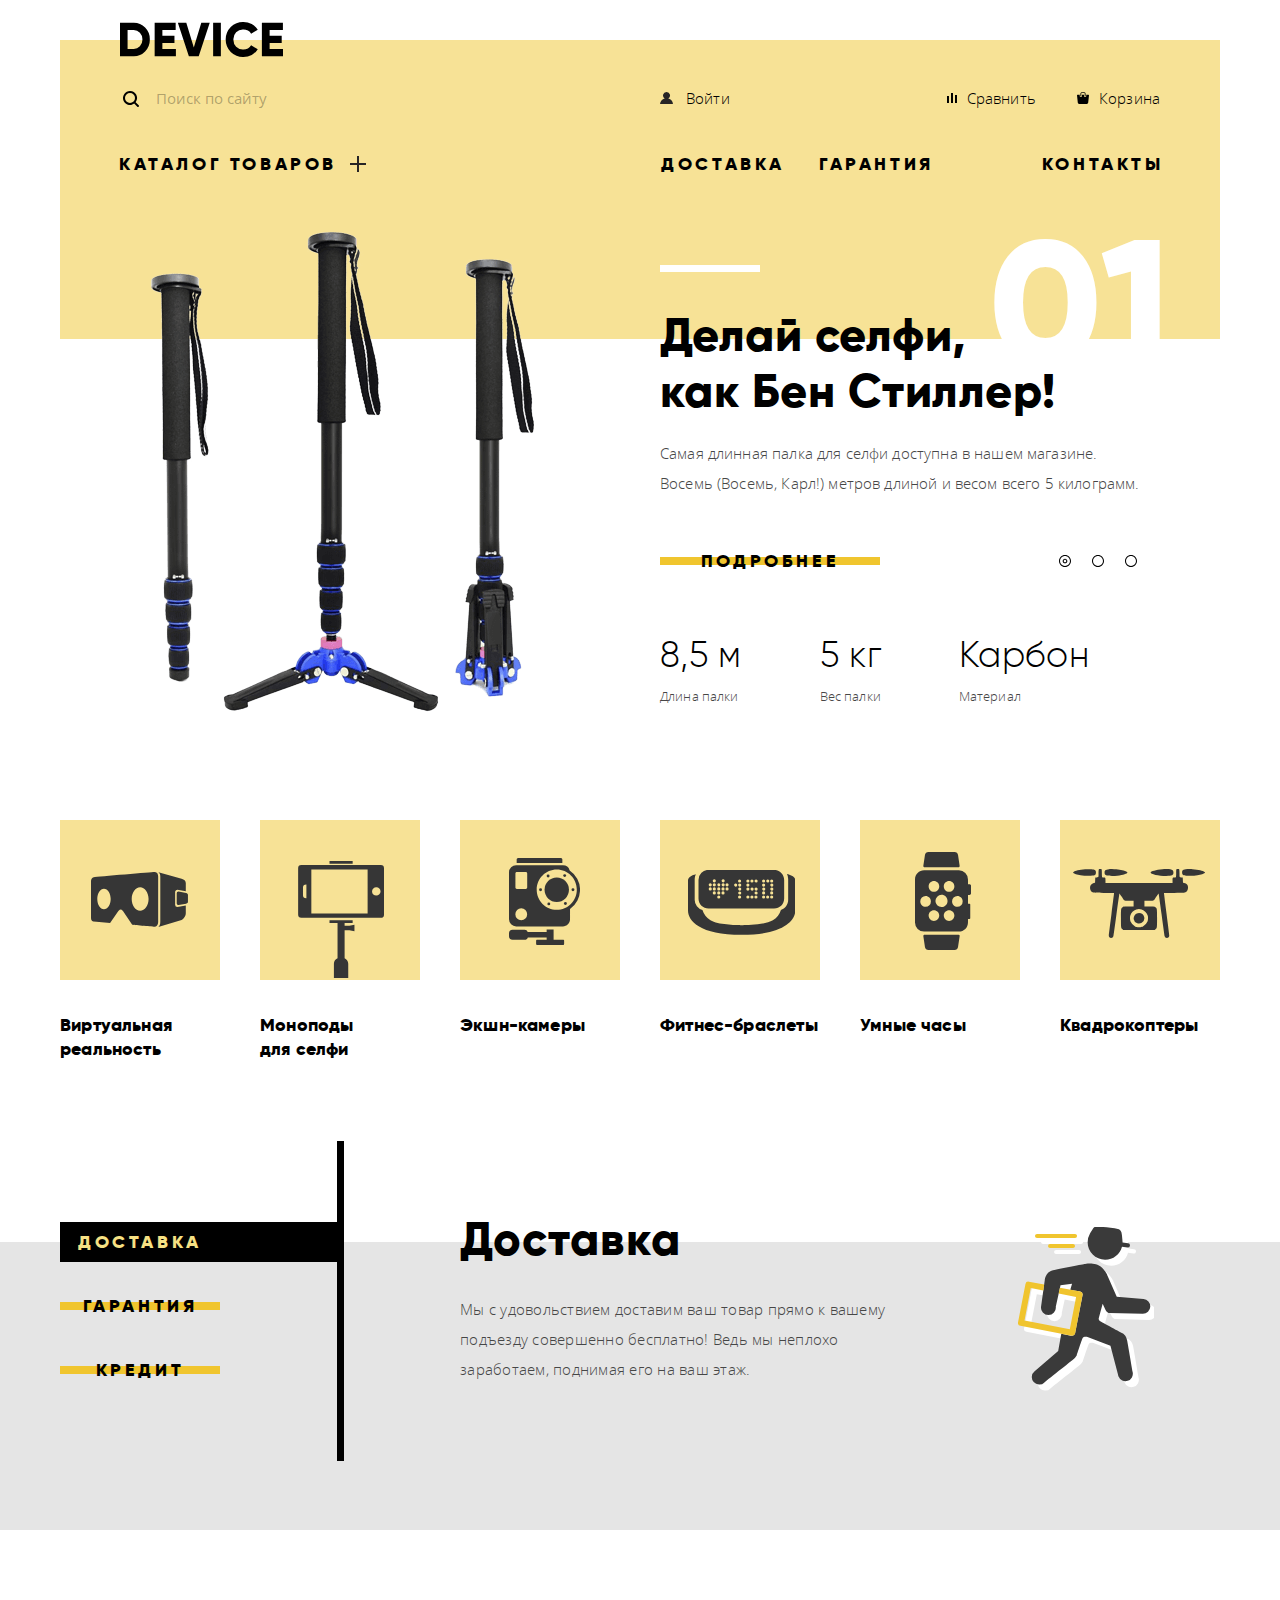
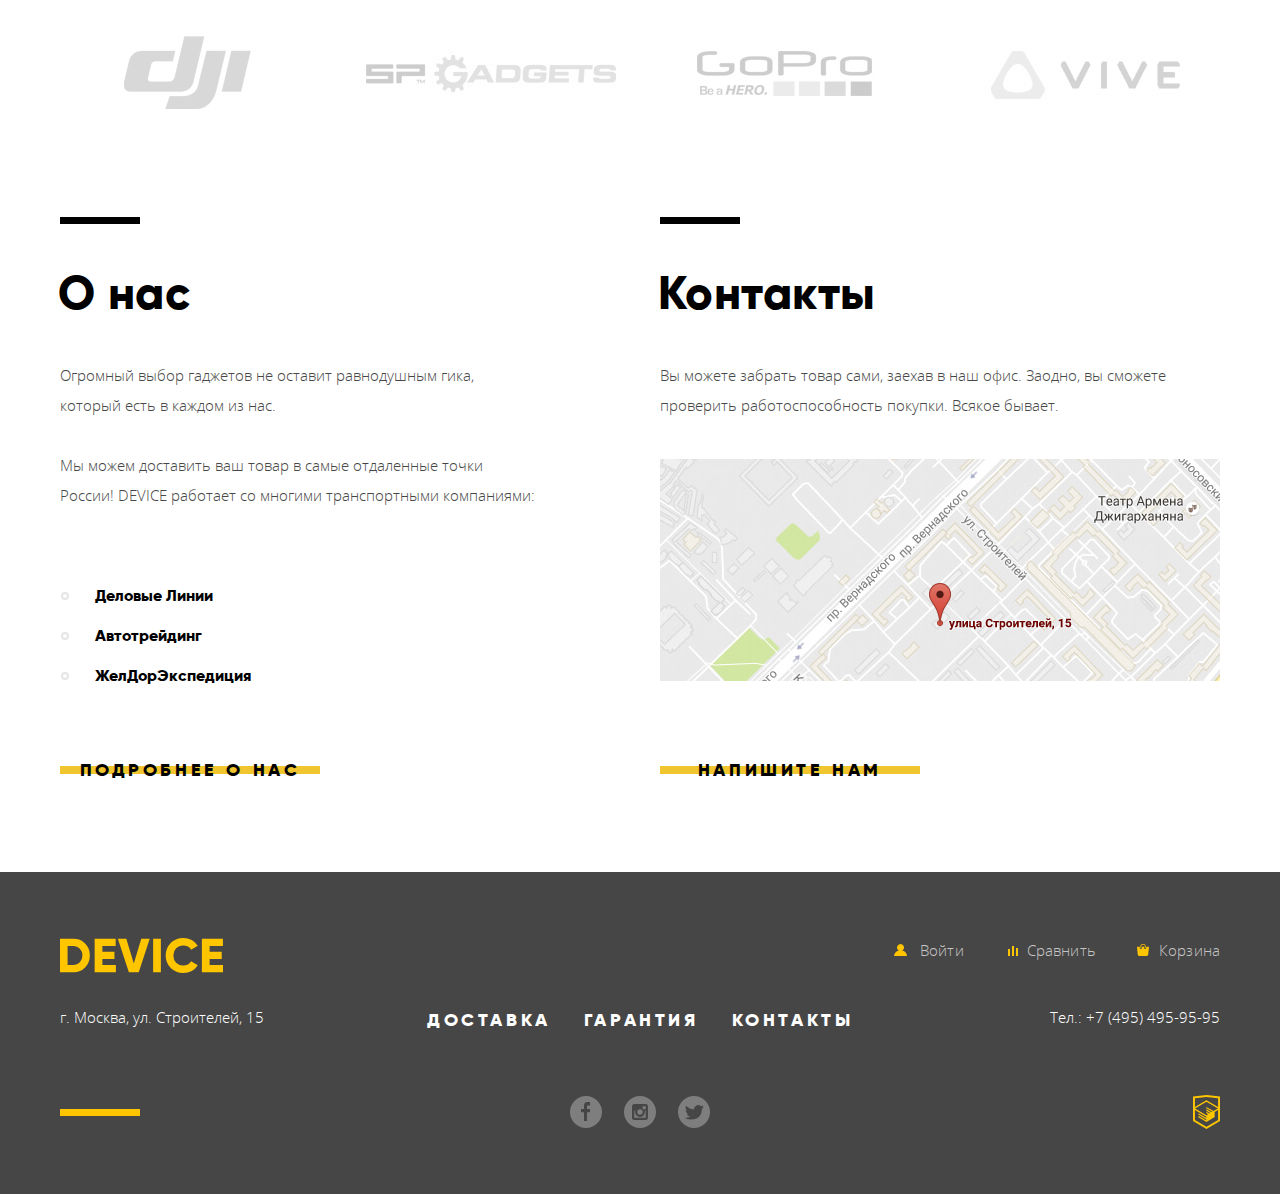
<file: index.html>
<!DOCTYPE html>
<html lang="ru">

<head>
  <meta charset="utf-8">
  <title>Девайс - интернет-магазин гаджетов</title>
  <link rel="stylesheet" href="css/normalize.css">
  <link rel="stylesheet" href="css/style.min.css">
</head>

<body>
  <header class="main-header container">
    <nav class="main-nav">
      <a class="main-header-logo">
        <img src="img/logo.svg" width="163" height="35" alt="Логотип интернет-магазина Device">
      </a>

      <div class="header-row">
        <form class="search-form" action="https://echo.htmlacademy.ru" method="get">
          <label class="visually-hidden" for="input-search">Поиск по сайту</label>
          <input class="input-search" type="text" name="search" id="input-search" placeholder="Поиск по сайту">
          <button class="btn-search" type="submit">Найти</button>
        </form>
  
        <ul class="user-nav">
          <li>
            <a class="user-link" href="login.html">Войти</a>
          </li>
        </ul>
  
        <ul class="shop-nav">
          <li>
            <a class="shop-link compare-link" href="compare.html">Сравнить</a>
          </li>
          <li>
            <a class="shop-link cart-link" href="cart.html">Корзина</a>
          </li>
        </ul>
      </div>

      <ul class="site-nav">
        <li class="site-nav-item catalog-nav-item">
          <a class="catalog-nav-link" href="catalog.html" aria-haspopup="true" aria-expanded="false">Каталог товаров</a>
          <div class="catalog-nav-wrap">
            <ul class="catalog-nav-list">
              <li><a href="vr.html">Виртуальная реальность</a></li>
              <li><a href="catalog.html">Моноподы для селфи</a></li>
              <li><a href="cameras.html">Экшн-камеры</a></li>
            </ul>
            <ul class="catalog-nav-list">
              <li><a href="bracelets.html">Фитнес-браслеты</a></li>
              <li><a href="watch.html">Умные часы</a></li>
            </ul>
            <ul class="catalog-nav-list">
              <li><a href="quadcopters.html">Квадрокоптеры</a></li>
            </ul>
          </div>
        </li>
        <li class="site-nav-item"><a href="delivery.html">Доставка</a></li>
        <li class="site-nav-item"><a href="guarantee.html">Гарантия</a></li>
        <li class="site-nav-item"><a href="contacts.html">Контакты</a></li>
      </ul>
    </nav>
  </header>

  <main>
    <h1 class="visually-hidden">Девайс - интернет-магазин гаджетов</h1>

    <section class="popular container">
      <h2 class="visually-hidden">Популярные товары</h2>

      <div class="popular-slider">
        <input class="popular-1 visually-hidden" type="radio" id="popular-1" name="popular-toggle" checked>
        <input class="popular-2 visually-hidden" type="radio" id="popular-2" name="popular-toggle">
        <input class="popular-3 visually-hidden" type="radio" id="popular-3" name="popular-toggle">
        
        <div class="popular-controls">
          <label for="popular-1">
            <span class="visually-hidden">Первый</span>
          </label>
          <label for="popular-2">
            <span class="visually-hidden">Второй</span>
          </label>
          <label for="popular-3">
            <span class="visually-hidden">Третий</span>
          </label>
        </div>
        
        <ol class="popular-list">
          <li class="popular-item popular-item-1" id="popular-slide-1">
            <h3 class="visually-hidden">Палка для селфи</h3>
            <p class="popular-image">
              <img src="img/slider-1.png" width="384" height="486" alt="Палка для селфи">
            </p>
            <div class="popular-info">
              <p class="popular-title">
                Делай селфи,<br> 
                как Бен Стиллер! 
              </p>
              <p class="popular-description">
                Самая длинная палка для селфи доступна в нашем магазине. Восемь (Восемь, Карл!) метров длиной и весом всего 5 килограмм.
              </p>
              <ul class="popular-definition">
                <li>
                  <h3>Длина палки</h3>
                  <p>8,5 м</p>
                </li>
                <li>
                  <h3>Вес палки</h3>
                  <p>5 кг</p>
                </li>
                <li>
                  <h3>Материал</h3>
                  <p>Карбон</p>
                </li>
              </ul>
              <a class="btn" href="#">Подробнее</a>
            </div>
          </li>
  
          <li class="popular-item popular-item-2" id="popular-slide-2">
            <h3 class="visually-hidden">Фитнес-браслет</h3>
            <p class="popular-image">
              <img src="img/slider-2.png" width="345" height="485" alt="Фитнес-браслет">
            </p>
            <div class="popular-info">
              <p class="popular-title">
                Худеем<br> 
                правильно! 
              </p>
              <p class="popular-description">
                Мотивирующие фитнес-браслеты помогут найти в себе силы не пропускать занятия и соблюдать диету.
              </p>
              <ul class="popular-definition">
                <li>
                  <h3>Без подзарядки</h3>
                  <p>48 часов</p>
                </li>
              </ul>
              <a class="btn" href="#">Подробнее</a>
            </div>
          </li>
  
          <li class="popular-item popular-item-3" id="popular-slide-3">
            <h3 class="visually-hidden">Квадрокоптер</h3>
            <p class="popular-image">
              <img src="img/slider-3.png" width="526" height="334" alt="Квадрокоптер">
            </p>
            <div class="popular-info">
              <p class="popular-title">
                Порхает как бабочка,<br>
                жалит как пчела!
              </p>
              <p class="popular-description">
                Этот обычный, на первый взгляд, квадрокоптер оснащен мощным лазером, замаскированным под стандартную камеру.
              </p>
              <ul class="popular-definition">
                <li>
                  <h3>Дальность полета</h3>
                  <p>800 м</p>
                </li>
                <li>
                  <h3>Радиус поражения</h3>
                  <p>50 м</p>
                </li>
              </ul>
              <a class="btn" href="#">Подробнее</a>
            </div>
          </li>
        </ol>
      </div>
    </section>

    <section class="category container">
      <h2 class="visually-hidden">Разделы каталога</h2>
      <ul class="category-list">
        <li class="category-item">
          <a href="vr.html">
            <h3>Виртуальная реальность</h3>
          </a>
        </li>
        <li class="category-item">
          <a href="catalog.html">
            <h3>Моноподы для&nbsp;селфи</h3>
          </a>
        </li>
        <li class="category-item">
          <a href="cameras.html">
            <h3>Экшн-камеры</h3>
          </a>
        </li>
        <li class="category-item">
          <a href="bracelets.html">
            <h3>Фитнес-браслеты</h3>
          </a>
        </li>
        <li class="category-item">
          <a href="watch.html">
            <h3>Умные часы</h3>
          </a>
        </li>
        <li class="category-item">
          <a href="quadcopters.html">
            <h3>Квадрокоптеры</h3>
          </a>
        </li>
      </ul>
    </section>

    <section class="services">
      <h2 class="visually-hidden">Услуги</h2>
      <div class="services-slider container">
        <input class="delivery visually-hidden" type="radio" id="delivery" name="services-toggle" checked>
        <input class="guarantee visually-hidden" type="radio" id="guarantee" name="services-toggle">
        <input class="credit visually-hidden" type="radio" id="credit" name="services-toggle">
        
        <div class="services-controls">
          <label class="btn service-btn" for="delivery">Доставка</label>
          <label class="btn service-btn" for="guarantee">Гарантия</label>
          <label class="btn service-btn" for="credit">Кредит</label>
        </div>

        <ul class="services-list">
          <li class="service-item service-item-delivery" id="delivery-slide">
            <h3>Доставка</h3>
            <p>
              Мы с удовольствием доставим ваш товар прямо к вашему подъезду совершенно бесплатно! Ведь мы неплохо заработаем, поднимая его на ваш этаж.
            </p>
          </li>
          <li class="service-item service-item-guarantee" id="guarantee-slide">
            <h3>Гарантия</h3>
            <p>
              Если из-за возгорания купленного у нас товара у вас сгорит дом — не переживайте, мы выдадим вам новый.<br>
              Товар, не дом, конечно же.
            </p>
          </li>
          <li class="service-item service-item-credit" id="credit-slide">
            <h3>Кредит</h3>
            <p>
              Залезть в долговую яму стало проще! Кредитные консультанты подберут для вас наиболее выгодные<br>
              условия кредита. Выгодные для нашего банка, разумеется.
            </p>
          </li>
        </ul>
      </div>
    </section>

    <section class="company container">
      <h2 class="visually-hidden">Производители гаджетов</h2>
      <ul class="company-list">
        <li class="company-item">
          <a href="dgi.html">
            <img src="img/logo-dgi.jpg" width="260" height="100" alt="Компания DJI">
          </a>
        </li>
        <li class="company-item">
          <a href="sp-gadjets.html">
            <img src="img/logo-sp-gadjets.jpg" width="260" height="100" alt="Компания SP Gadgets">
          </a>
        </li>
        <li class="company-item">
          <a href="gopro.html">
            <img src="img/logo-gopro.jpg" width="260" height="100" alt="Компания GoPro">
          </a>
        </li>
        <li class="company-item">
          <a href="vive.html">
            <img src="img/logo-vive.jpg" width="260" height="100" alt="Компания Vive">
          </a>
        </li>
      </ul>
    </section>

    <div class="about-and-contacts container">
      <section class="about">
        <h2>О нас</h2>
        <p>Огромный выбор гаджетов не оставит равнодушным гика, который есть в каждом из нас.</p>
        <p>Мы можем доставить ваш товар в самые отдаленные точки России! DEVICE работает со многими транспортными компаниями:</p>
        <ul class="about-list">
          <li>Деловые Линии</li>
          <li>Автотрейдинг</li>
          <li>ЖелДорЭкспедиция</li>
        </ul>
        <a class="btn" href="about.html">Подробнее о нас</a>
      </section>
  
      <section class="contacts">
        <h2>Контакты</h2>
        <p class="contacts-text">Вы можете забрать товар сами, заехав в наш офис. Заодно, вы сможете проверить работоспособность покупки. Всякое бывает.</p>
        <p class="contacts-map">
          <a class="map-link" href="map.html">
            <img src="img/map.jpg" width="560" height="222" alt="Карта офиса по адресу улица Строителей, 15">
          </a>
        </p>
        <a class="btn form-link" href="contact-form.html">Напишите нам</a>
      </section>
    </div>
  </main>

  <footer class="main-footer">
    <div class="container">
      <div class="footer-row">
        <a class="main-footer-logo">
          <img src="img/logo-footer.svg" width="163" height="35" alt="Логотип интернет-магазина Device">
        </a>
    
        <ul class="footer-user-nav">
          <li>
            <a class="footer-user-link" href="login.html">Войти</a>
          </li>
        </ul>
    
        <ul class="footer-shop-nav">
          <li>
            <a class="footer-compare-link" href="compare.html">Сравнить</a>
          </li>
          <li>
            <a class="footer-cart-link" href="cart.html">Корзина</a>
          </li>
        </ul>
      </div>
  
      <div class="footer-row">
        <p class="footer-address">г. Москва, ул. Строителей, 15</p>
    
        <ul class="footer-site-nav">
          <li><a href="delivery.html">Доставка</a></li>
          <li><a href="guarantee.html">Гарантия</a></li>
          <li><a href="contacts.html">Контакты</a></li>
        </ul>
        
        <p class="footer-phone">Тел.: <a href="tel:+74954959595">+7 (495) 495-95-95</a></p>
      </div>
  
      <div class="footer-row">
        <ul class="social-list">
          <li>
            <a href="https://www.facebook.com/" target="_blank">
              <span class="visually-hidden">Ссылка на facebook</span>
            </a>
          </li>
          <li>
            <a href="https://www.instagram.com/" target="_blank">
              <span class="visually-hidden">Ссылка на instagram</span>
            </a>
          </li>
          <li>
            <a href="https://twitter.com/" target="_blank">
              <span class="visually-hidden">Ссылка на twitter</span>
            </a>
          </li>
        </ul>
    
        <p class="html-academy-logo">
          <a href="https://htmlacademy.ru/intensive/htmlcss" target="_blank">
            <span class="visually-hidden">HTML Academy - Профессиональный онлайн‑курс HTML и CSS, уровень 1</span>
          </a>
        </p>
      </div>
    </div>
  </footer>

  <section class="modal modal-form">
    <h2 class="visually-hidden">Напишите нам</h2>
    <form class="feedback-form" action="https://echo.htmlacademy.ru" method="post">
      <div class="form-row">
        <p class="form-group">
          <label for="contact-name">Ваше имя:</label>
          <input type="text" name="name" id="contact-name" placeholder="Имя Фамилия">
        </p>
        <p class="form-group">
          <label for="contact-email">Ваш e-mail:</label>
          <input type="email" name="email" id="contact-email" placeholder="email@example.com">
        </p>
      </div>
      <p class="form-group">
        <label for="contact-message">Текст письма:</label>
        <textarea name="message" id="contact-message" placeholder="В свободной форме"></textarea>
      </p>
      <button class="btn" type="submit">Отправить</button>
    </form>
    <button class="modal-close" type="button">
      <span class="visually-hidden">Закрыть</span>
    </button>
  </section>

  <section class="modal modal-map">
    <h2 class="visually-hidden">Как до нас добраться</h2>
    <iframe src="https://www.google.com/maps/embed?pb=!1m18!1m12!1m3!1d2249.1123749473677!2d37.527429316086916!3d55.68703400452979!2m3!1f0!2f0!3f0!3m2!1i1024!2i768!4f13.1!3m3!1m2!1s0x46b54cf65f5c8955%3A0x694710ccd55501e!2z0YPQuy4g0KHRgtGA0L7QuNGC0LXQu9C10LksIDE1LCDQnNC-0YHQutCy0LAsIDExOTMxMQ!5e0!3m2!1sru!2sru!4v1582360451248!5m2!1sru!2sru" width="960" height="559" allowfullscreen=""></iframe>
    <p>
      <img src="img/map-big.jpg" width="960" height="559" alt="Карта офиса по адресу г. Москва ул. Строителей, 15">
    </p>
    <button class="modal-close" type="button">
      <span class="visually-hidden">Закрыть</span>
    </button>
  </section>

  <script src="js/script.min.js"></script>
</body>

</html>
</file>
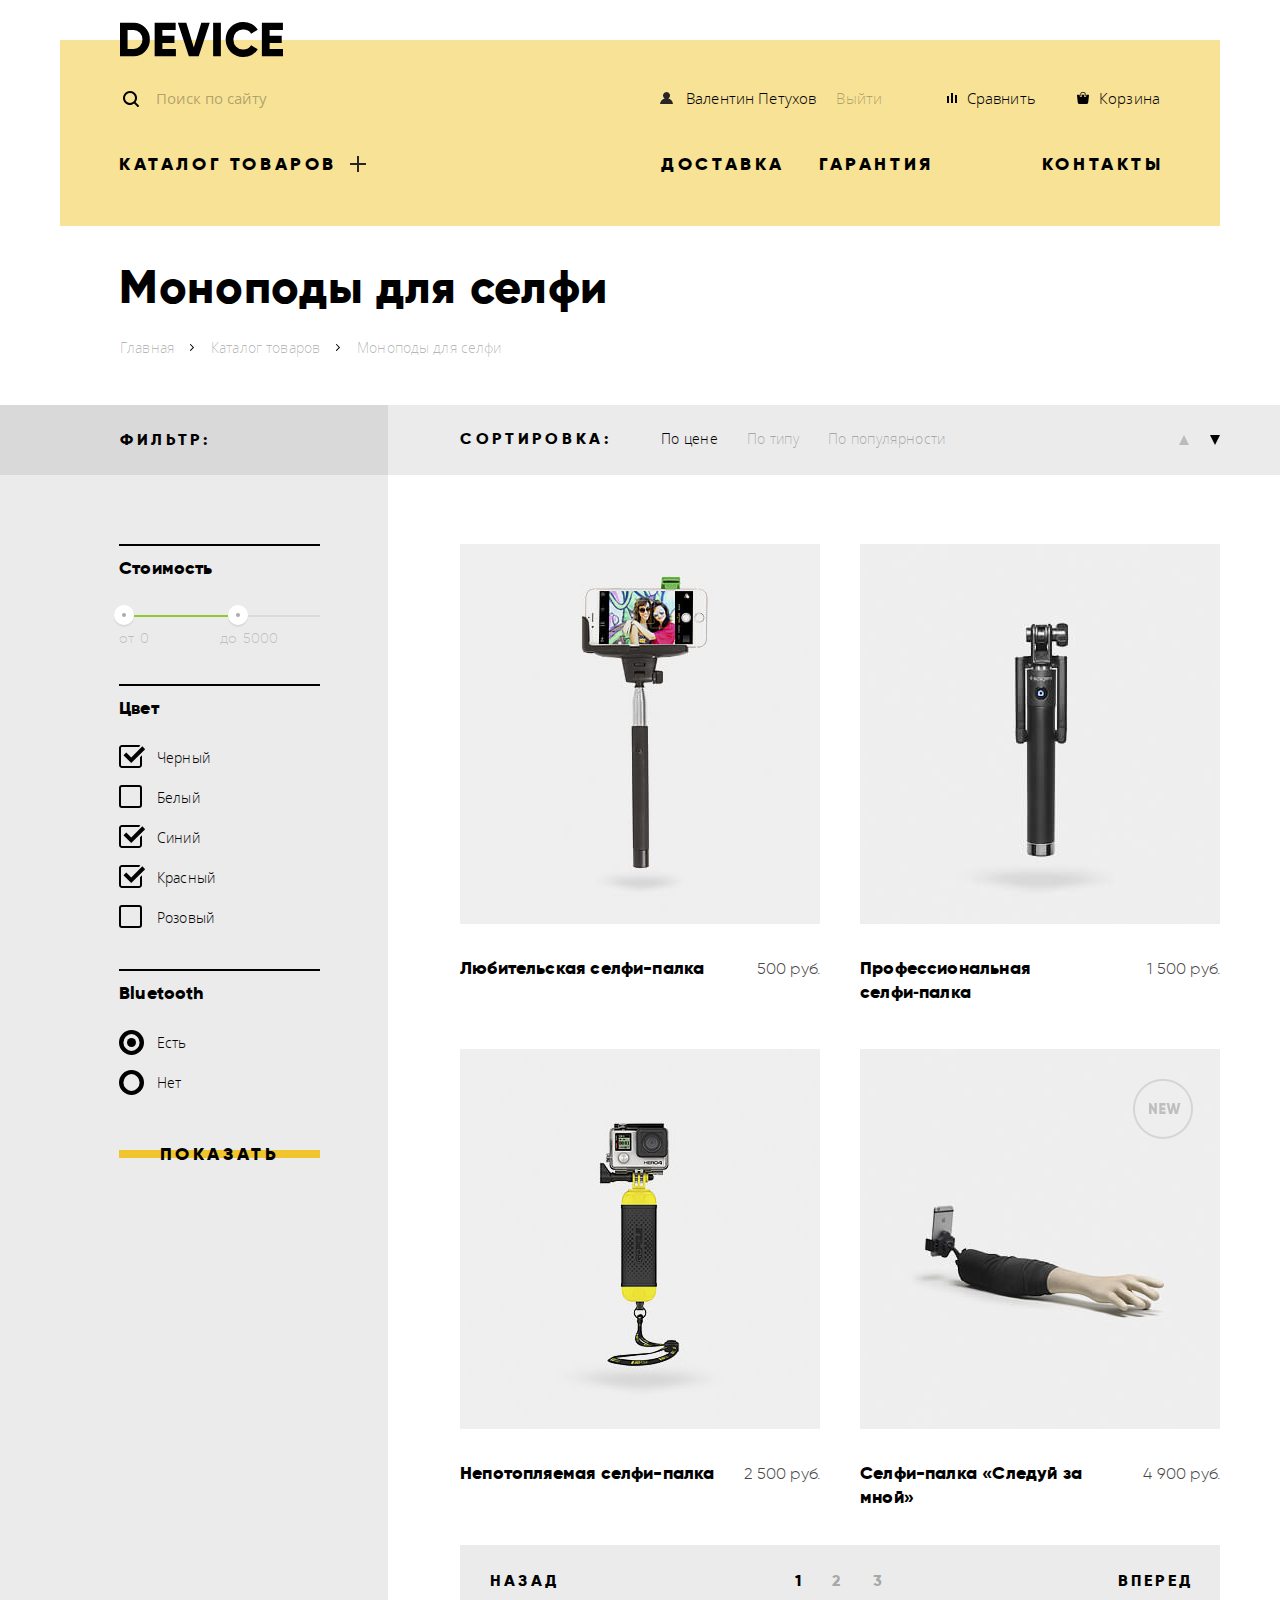
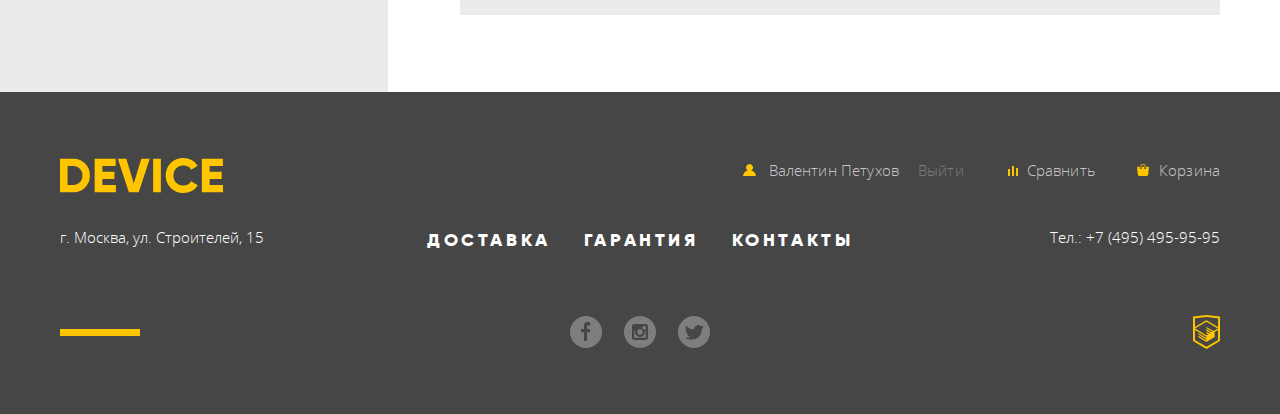
<file: catalog.html>
<!DOCTYPE html>
<html lang="ru">

<head>
  <meta charset="UTF-8">
  <title>Девайс - интернет-магазин гаджетов</title>
  <link rel="stylesheet" href="css/normalize.css">
  <link rel="stylesheet" href="css/style.min.css">
</head>

<body class="inner-page">
  <header class="main-header container">
    <nav class="main-nav">
      <a class="main-header-logo" href="index.html">
        <img src="img/logo.svg" width="163" height="35" alt="Логотип интернет-магазина Device">
      </a>

      <div class="header-row">
        <form class="search-form" action="https://echo.htmlacademy.ru" method="get">
          <label class="visually-hidden" for="input-search">Поиск по сайту</label>
          <input class="input-search" type="text" name="search" id="input-search" placeholder="Поиск по сайту">
          <button class="btn-search" type="submit">Найти</button>
        </form>
  
        <ul class="user-nav">
          <li>
            <a class="user-link" href="account.html">Валентин Петухов</a>
          </li>
          <li>
            <a class="logout-link" href="logout.html">Выйти</a>
          </li>
        </ul>
  
        <ul class="shop-nav">
          <li>
            <a class="shop-link compare-link" href="compare.html">Сравнить</a>
          </li>
          <li>
            <a class="shop-link cart-link" href="cart.html">Корзина</a>
          </li>
        </ul>
      </div>

      <ul class="site-nav">
        <li class="site-nav-item catalog-nav-item">
          <a class="catalog-nav-link" href="catalog.html" aria-haspopup="true" aria-expanded="false">Каталог товаров</a>
          <div class="catalog-nav-wrap">
            <ul class="catalog-nav-list">
              <li><a href="vr.html">Виртуальная реальность</a></li>
              <li><a href="catalog.html">Моноподы для селфи</a></li>
              <li><a href="cameras.html">Экшн-камеры</a></li>
            </ul>
            <ul class="catalog-nav-list">
              <li><a href="bracelets.html">Фитнес-браслеты</a></li>
              <li><a href="watch.html">Умные часы</a></li>
            </ul>
            <ul class="catalog-nav-list">
              <li><a href="quadcopters.html">Квадрокоптеры</a></li>
            </ul>
          </div>
        </li>
        <li class="site-nav-item"><a href="delivery.html">Доставка</a></li>
        <li class="site-nav-item"><a href="guarantee.html">Гарантия</a></li>
        <li class="site-nav-item"><a href="contacts.html">Контакты</a></li>
      </ul>
    </nav>
  </header>

  <main>
    <div class="container">
      <h1 class="page-title">Моноподы для селфи</h1>
      <ul class="breadcrumbs">
        <li><a href="index.html">Главная</a></li>
        <li><a href="catalog.html">Каталог товаров</a></li>
        <li>Моноподы для селфи</li>
      </ul>
    </div>

    <div class="catalog-header">
      <div class="container">
        <div class="filter-title-ghost" aria-hidden="true">Фильтр:</div>
    
        <section class="sorting">
          <h2>Сортировка:</h2>
          <ul class="sorting-list">
            <li><a class="active" href="#">По цене</a></li>
            <li><a href="#">По типу</a></li>
            <li><a href="#">По популярности</a></li>
          </ul>
          <ul class="sorting-arrows">
            <li>
              <a class="arrow-asc" href="#">
                <span class="visually-hidden">По возрастанию</span>
              </a>
            </li>
            <li>
              <a class="arrow-desc active" href="#">
                <span class="visually-hidden">По убыванию</span>
              </a>
            </li>
          </ul>
        </section>
      </div>
    </div>

    <div class="catalog-main">
      <div class="container">
        <section class="filter">
          <h2 class="visually-hidden">Фильтр товаров</h2>
          <form class="filter-form" action="https://echo.htmlacademy.ru" method="get">
            <fieldset class="field-group price-group">
              <legend>Стоимость</legend>
              <div class="filter-range">
                <div class="range-controls">
                  <div class="scale">
                    <div class="bar"></div>
                  </div>
                  <div class="range-toggle range-toggle-min" aria-label="Фильтр стоимости от"></div>
                  <div class="range-toggle range-toggle-max" aria-label="Фильтр стоимости до"></div>
                </div>

                <div class="price-controls">
                  <label class="min-price">
                    от <input type="number" name="min-price" value="0">
                  </label>
                  <label class="max-price">
                    до <input type="number" name="max-price" value="5000">
                  </label>
                </div>
              </div>
            </fieldset>
    
            <fieldset class="field-group">
              <legend>Цвет</legend>
              <ul class="filter-list">
                <li class="filter-group">
                  <input class="filter-input filter-checkbox visually-hidden" type="checkbox" name="color" id="color-black" value="black" checked>
                  <label class="filter-label" for="color-black">Черный</label>
                </li>
                <li class="filter-group">
                  <input class="filter-input filter-checkbox visually-hidden" type="checkbox" name="color" id="color-white" value="white">
                  <label class="filter-label" for="color-white">Белый</label>
                </li>
                <li class="filter-group">
                  <input class="filter-input filter-checkbox visually-hidden" type="checkbox" name="color" id="color-blue" value="blue" checked>
                  <label class="filter-label" for="color-blue">Синий</label>
                </li>
                <li class="filter-group">
                  <input class="filter-input filter-checkbox visually-hidden" type="checkbox" name="color" id="color-red" value="red" checked>
                  <label class="filter-label" for="color-red">Красный</label>
                </li>
                <li class="filter-group">
                  <input class="filter-input filter-checkbox visually-hidden" type="checkbox" name="color" id="color-pink" value="pink">
                  <label class="filter-label" for="color-pink">Розовый</label>
                </li>
              </ul>
            </fieldset>
            
            <fieldset class="field-group">
              <legend>Bluetooth</legend>
              <ul class="filter-list">
                <li class="filter-group">
                  <input class="filter-input filter-radio visually-hidden" type="radio" name="bluetooth" id="bluetooth-yes" value="yes" checked>
                  <label class="filter-label" for="bluetooth-yes">Есть</label>
                </li>
                <li class="filter-group">
                  <input class="filter-input filter-radio visually-hidden" type="radio" name="bluetooth" id="bluetooth-no" value="no">
                  <label class="filter-label" for="bluetooth-no">Нет</label>
                </li>
              </ul>
            </fieldset>
            
            <button class="btn" type="submit">Показать</button>
          </form>
        </section>
    
        <section class="catalog">
          <h2 class="visually-hidden">Список моноподов для селфи</h2>
          <ul class="catalog-list">
            <li class="catalog-item">
              <article class="product">
                <div class="product-image-wrapper">
                  <p class="product-image">
                    <img src="img/product-1.jpg" width="360" height="380" alt="Фото любительской селфи-палки">
                  </p>
                  <div class="product-buttons">
                    <a class="btn btn-product" href="cart.html">В корзину</a>
                    <a class="btn-compare" href="compare.html">Добавить к сравнению</a>
                  </div>
                </div>
                
                <div class="product-price-wrapper">
                  <a class="product-title" href="product-page.html">
                    <h3>Любительская селфи-палка</h3>
                  </a>
                  <span class="product-price">500 руб.</span>
                </div>
              </article>
            </li>
            <li class="catalog-item">
              <article class="product">
                <div class="product-image-wrapper">
                  <p class="product-image">
                    <img src="img/product-2.jpg" width="360" height="380" alt="Фото профессиональной селфи-палки">
                  </p>
                  <div class="product-buttons">
                    <a class="btn btn-product" href="cart.html">В корзину</a>
                    <a class="btn-compare" href="compare.html">Добавить к сравнению</a>
                  </div>
                </div>

                <div class="product-price-wrapper">
                  <a class="product-title" href="product-page.html">
                    <h3>Профессиональная селфи‑палка</h3>
                  </a>
                  <span class="product-price">1 500 руб.</span>
                </div>
              </article>
            </li>
            <li class="catalog-item">
              <article class="product">
                <div class="product-image-wrapper">
                  <p class="product-image">
                    <img src="img/product-3.jpg" width="360" height="380" alt="Фото непотопляемой селфи-палки">
                  </p>
                  <div class="product-buttons">
                    <a class="btn btn-product" href="cart.html">В корзину</a>
                    <a class="btn-compare" href="compare.html">Добавить к сравнению</a>
                  </div>
                </div>

                <div class="product-price-wrapper">
                  <a class="product-title" href="product-page.html">
                    <h3>Непотопляемая селфи-палка</h3>
                  </a>
                  <span class="product-price">2 500 руб.</span>
                </div>
              </article>
            </li>
            <li class="catalog-item">
              <article class="product product-new">
                <div class="product-image-wrapper">
                  <p class="product-image">
                    <img src="img/product-4.jpg" width="360" height="380" alt="Фото селфи-палки &laquo;Следуй за мной&raquo;">
                  </p>
                  <div class="product-buttons">
                    <a class="btn btn-product" href="cart.html">В корзину</a>
                    <a class="btn-compare" href="compare.html">Добавить к сравнению</a>
                  </div>
                </div>

                <div class="product-price-wrapper">
                  <a class="product-title" href="product-page.html">
                    <h3>Селфи-палка &laquo;Следуй за мной&raquo;</h3>
                  </a>
                  <span class="product-price">4 900 руб.</span>
                </div>
              </article>
            </li>
          </ul>
    
          <ul class="pagination">
            <li><a class="pagination-word">Назад</a></li>
            <li class="pagination-numbers">
              <ul>
                <li><a class="pagination-number active">1</a></li>
                <li><a class="pagination-number" href="#">2</a></li>
                <li><a class="pagination-number" href="#">3</a></li>
              </ul>
            </li>
            <li><a class="pagination-word" href="#">Вперед</a></li>
          </ul>
        </section>
      </div>
    </div>
  </main>

  <footer class="main-footer">
    <div class="container">
      <div class="footer-row">
        <a class="main-footer-logo" href="index.html">
          <img src="img/logo-footer.svg" width="163" height="35" alt="Логотип интернет-магазина Device">
        </a>
    
        <ul class="footer-user-nav">
          <li>
            <a class="footer-user-link" href="account.html">Валентин Петухов</a>
          </li>
          <li>
            <a class="footer-user-logout" href="logout.html">Выйти</a>
          </li>
        </ul>
    
        <ul class="footer-shop-nav">
          <li>
            <a class="footer-compare-link" href="compare.html">Сравнить</a>
          </li>
          <li>
            <a class="footer-cart-link" href="cart.html">Корзина</a>
          </li>
        </ul>
      </div>
  
      <div class="footer-row">
        <p class="footer-address">г. Москва, ул. Строителей, 15</p>
    
        <ul class="footer-site-nav">
          <li><a href="delivery.html">Доставка</a></li>
          <li><a href="guarantee.html">Гарантия</a></li>
          <li><a href="contacts.html">Контакты</a></li>
        </ul>
        
        <p class="footer-phone">Тел.: <a href="tel:+74954959595">+7 (495) 495-95-95</a></p>
      </div>
  
      <div class="footer-row">
        <ul class="social-list">
          <li>
            <a href="https://www.facebook.com/" target="_blank">
              <span class="visually-hidden">Ссылка на facebook</span>
            </a>
          </li>
          <li>
            <a href="https://www.instagram.com/" target="_blank">
              <span class="visually-hidden">Ссылка на instagram</span>
            </a>
          </li>
          <li>
            <a href="https://twitter.com/" target="_blank">
              <span class="visually-hidden">Ссылка на twitter</span>
            </a>
          </li>
        </ul>
    
        <p class="html-academy-logo">
          <a href="https://htmlacademy.ru/intensive/htmlcss" target="_blank">
            <span class="visually-hidden">HTML Academy - Профессиональный онлайн‑курс HTML и CSS, уровень 1</span>
          </a>
        </p>
      </div>
    </div>
  </footer>

  <section class="modal modal-form">
    <h2 class="visually-hidden">Напишите нам</h2>
    <form class="feedback-form" action="https://echo.htmlacademy.ru" method="post">
      <div class="form-row">
        <p class="form-group">
          <label for="contact-name">Ваше имя:</label>
          <input type="text" name="name" id="contact-name" placeholder="Имя Фамилия">
        </p>
        <p class="form-group">
          <label for="contact-email">Ваш e-mail:</label>
          <input type="email" name="email" id="contact-email" placeholder="email@example.com">
        </p>
      </div>
      <p class="form-group">
        <label for="contact-message">Текст письма:</label>
        <textarea name="message" id="contact-message" placeholder="В свободной форме"></textarea>
      </p>
      <button class="btn" type="submit">Отправить</button>
    </form>
    <button class="modal-close" type="button">
      <span class="visually-hidden">Закрыть</span>
    </button>
  </section>
</body>

</html>
</file>
<file: css/style.min.css>
@-webkit-keyframes bounce{0%{-webkit-transform:translateY(-2000px);transform:translateY(-2000px)}70%{-webkit-transform:translateY(30px);transform:translateY(30px)}90%{-webkit-transform:translateY(-10px);transform:translateY(-10px)}to{-webkit-transform:translateY(0);transform:translateY(0)}}@keyframes bounce{0%{-webkit-transform:translateY(-2000px);transform:translateY(-2000px)}70%{-webkit-transform:translateY(30px);transform:translateY(30px)}90%{-webkit-transform:translateY(-10px);transform:translateY(-10px)}to{-webkit-transform:translateY(0);transform:translateY(0)}}@-webkit-keyframes shake{0%,to{-webkit-transform:translateX(0);transform:translateX(0)}10%,30%,50%,70%,90%{-webkit-transform:translateX(-10px);transform:translateX(-10px)}20%,40%,60%,80%{-webkit-transform:translateX(10px);transform:translateX(10px)}}@keyframes shake{0%,to{-webkit-transform:translateX(0);transform:translateX(0)}10%,30%,50%,70%,90%{-webkit-transform:translateX(-10px);transform:translateX(-10px)}20%,40%,60%,80%{-webkit-transform:translateX(10px);transform:translateX(10px)}}@font-face{font-style:normal;font-weight:300;font-family:"Open Sans";src:local("Open Sans Light"),local("OpenSans-Light"),url(../fonts/opensanslight.woff2) format("woff2"),url(../fonts/opensanslight.woff) format("woff")}@font-face{font-style:normal;font-weight:400;font-family:"Open Sans";src:local("Open Sans Regular"),local("OpenSans-Regular"),url(../fonts/opensans.woff2) format("woff2"),url(../fonts/opensans.woff) format("woff")}@font-face{font-style:normal;font-weight:300;font-family:Gilroy;src:local("Gilroy Light"),local("Gilroy-Light"),url(../fonts/gilroylight.woff2) format("woff2"),url(../fonts/gilroylight.woff) format("woff")}@font-face{font-style:normal;font-weight:800;font-family:Gilroy;src:local("Gilroy ExtraBold"),local("Gilroy-ExtraBold"),url(../fonts/gilroyextrabold.woff2) format("woff2"),url(../fonts/gilroyextrabold.woff) format("woff")}html{box-sizing:border-box}*,::after,::before{box-sizing:inherit}body{font-weight:300;font-size:15px;line-height:30px;font-family:"Open Sans","Tahoma",sans-serif;color:#464646;letter-spacing:.15px;background-color:#fff}a{text-decoration:none}img{max-width:100%;height:auto}.visually-hidden{position:absolute;width:1px;height:1px;margin:-1px;padding:0;overflow:hidden;white-space:nowrap;border:0;clip:rect(0 0 0 0);-webkit-clip-path:inset(100%);clip-path:inset(100%)}.container{width:1200px;margin:0 auto;padding:0 20px}.btn{position:relative;z-index:1;display:inline-block;width:260px;padding:8px 12px;font-weight:800;font-size:18px;line-height:24px;font-family:"Gilroy","Verdana",sans-serif;vertical-align:top;text-align:center;color:#000;text-transform:uppercase;text-decoration:none;letter-spacing:3.6px;background-color:transparent;border:0;cursor:pointer}.btn::before{content:"";position:absolute;top:50%;right:0;left:0;z-index:-1;height:8px;margin-top:-4px;background-color:#f0c52e;-webkit-transition:.3s ease;transition:.3s ease}.btn:focus::before,.btn:hover::before{top:4px;height:100%}.btn:active,.category-item a:active h3{color:rgba(0,0,0,.3)}.inner-page .main-header{margin-bottom:37px}.main-nav{position:relative;display:-webkit-box;display:flex;-webkit-box-orient:vertical;-webkit-box-direction:normal;flex-direction:column;margin-top:40px;padding-right:60px;padding-bottom:50px;padding-left:60px;background-color:#f7e296}.main-nav ul{list-style:none}.main-nav a{display:inline-block;vertical-align:top;color:#000}.main-header-logo{width:163px;height:35px;margin-top:-18px;margin-bottom:18px}.main-header-logo[href]:focus,.main-header-logo[href]:hover{opacity:.6}.main-header-logo[href]:active{opacity:.3}.header-row,.search-form{display:-webkit-box;display:flex}.header-row{height:49px;margin-bottom:28px}.search-form{width:441px;margin-right:99px}.input-search{-webkit-box-flex:1;flex-grow:1;padding-left:36px;background-color:transparent;background-image:url(../img/icon-search.svg);background-repeat:no-repeat;background-position:3px center;border:0;border-bottom:2px solid transparent;outline:0}.input-search::-webkit-input-placeholder{color:rgba(0,0,0,.3)}.input-search::-moz-placeholder{color:rgba(0,0,0,.3)}.input-search:-ms-input-placeholder,.input-search::-ms-input-placeholder{color:rgba(0,0,0,.3)}.input-search::placeholder{color:rgba(0,0,0,.3)}.input-search:focus:-ms-input-placeholder,.input-search:hover:-ms-input-placeholder{color:rgba(0,0,0,.6)}.input-search:focus::-webkit-input-placeholder,.input-search:hover::-webkit-input-placeholder{color:rgba(0,0,0,.6)}.input-search:focus::-moz-placeholder,.input-search:hover::-moz-placeholder{color:rgba(0,0,0,.6)}.input-search:focus::-ms-input-placeholder,.input-search:hover::-ms-input-placeholder{color:rgba(0,0,0,.6)}.input-search:focus::placeholder,.input-search:hover::placeholder{color:rgba(0,0,0,.6)}.input-search:focus{border-bottom:2px solid #000}.input-search:not(:placeholder-shown){border-bottom:2px solid #000}.btn-search{width:85px;color:#000;background-color:transparent;border:2px solid #000;visibility:hidden;cursor:pointer;opacity:0}.input-search:focus+.btn-search{visibility:visible;opacity:1}.input-search:not(:placeholder-shown)+.btn-search{visibility:visible;opacity:1}.btn-search:focus,.btn-search:hover{color:#fff;background-color:#000;visibility:visible;opacity:1}.btn-search:active{color:rgba(255,255,255,.3)}.user-nav{display:-webkit-box;display:flex;flex-wrap:wrap;margin:8px 0 0;padding:0}.user-link{padding-left:26px;background-image:url(../img/icon-user.svg);background-repeat:no-repeat;background-position:left center}a.logout-link{margin-left:20px;color:rgba(0,0,0,.3)}a.logout-link:focus,a.logout-link:hover{color:rgba(0,0,0,.6)}.shop-nav{display:-webkit-box;display:flex;flex-wrap:wrap;margin:8px 0 0 auto;padding:0}.shop-link{background-repeat:no-repeat;background-position:left center}.compare-link{margin-right:41px;padding-left:20px;background-image:url(../img/icon-compare.svg)}.cart-link{padding-left:22px;background-image:url(../img/icon-cart.svg)}.shop-nav a:focus,.shop-nav a:hover,.user-nav a:focus,.user-nav a:hover{opacity:.6}.shop-nav a:active,.user-nav a:active{opacity:.3}.site-nav{display:-webkit-box;display:flex;flex-wrap:wrap;-webkit-box-pack:end;justify-content:flex-end;margin:0;padding:0}.site-nav a:focus,.site-nav a:hover{opacity:.6}.site-nav a:active{opacity:.3}.site-nav-item:nth-child(2){margin-right:34px;margin-left:auto}.site-nav-item:last-child{margin-right:-3.6px;margin-left:108px}.site-nav-item>a{display:block;font-weight:800;font-size:18px;line-height:24px;font-family:"Gilroy","Verdana",sans-serif;text-transform:uppercase;letter-spacing:3.6px}.catalog-nav-wrap{position:absolute;right:0;left:0;z-index:30;display:-webkit-box;display:flex;padding:21px 60px 34px;background-color:#f7e296;visibility:hidden;opacity:0}.catalog-nav-item:hover .catalog-nav-wrap{visibility:visible;opacity:1}.catalog-nav-item:focus-within .catalog-nav-wrap{visibility:visible;opacity:1}.catalog-nav-link{margin-left:-1px;padding-right:32px;background-image:url(../img/icon-plus.svg);background-repeat:no-repeat;background-position:right 3px center}.catalog-nav-list{width:200px;margin:0;padding:0}.catalog-nav-list:first-child{margin-right:39px}.catalog-nav-list a{line-height:36px}.popular{min-height:495px;margin-bottom:99px}.popular-slider{position:relative;min-height:495px}.popular-controls{position:absolute;right:62px;bottom:154px;z-index:20;display:-webkit-box;display:flex;font-size:0}.popular-controls label{position:relative;width:12px;height:12px;margin-right:21px;background-image:url(../img/slider-toggle.svg);background-repeat:no-repeat;background-position:0 0;background-size:contain;cursor:pointer}.popular-list{position:relative;margin:0;padding:0;list-style:none;background-image:linear-gradient(to bottom,#f7e296 113px,transparent 113px)}.popular-list::before{content:"";position:absolute;top:39px;left:600px;z-index:20;width:100px;height:7px;background-color:#fff}.popular-item{display:none}.popular-item::before{position:absolute;top:-12px;right:46px;z-index:1;font-weight:800;font-size:179px;line-height:179px;font-family:"Gilroy","Verdana",sans-serif;color:#fff;letter-spacing:1.79px}.popular-item-1::before{content:"01"}.popular-item-2::before{content:"02"}.popular-item-3::before{content:"03"}.popular-1:checked~.popular-list .popular-item-1,.popular-2:checked~.popular-list .popular-item-2,.popular-3:checked~.popular-list .popular-item-3{display:-webkit-box;display:flex}.popular-1:checked~.popular-controls label[for=popular-1],.popular-2:checked~.popular-controls label[for=popular-2],.popular-3:checked~.popular-controls label[for=popular-3]{background-image:url(../img/slider-toggle-active.svg)}.popular-1:focus~.popular-controls label[for=popular-1],.popular-2:focus~.popular-controls label[for=popular-2],.popular-3:focus~.popular-controls label[for=popular-3]{outline:thin dotted;outline:1px auto -webkit-focus-ring-color}.popular-image{position:relative;flex-shrink:0;width:560px;margin:0 40px 0 0;text-align:center}.popular-item:nth-child(1) .popular-image{top:2px;left:2px}.popular-item:nth-child(2) .popular-image{top:14px;left:8px}.popular-item:nth-child(3) .popular-image{top:67px;left:14px}.popular-info{position:relative;z-index:2;display:-webkit-box;display:flex;-webkit-box-orient:vertical;-webkit-box-direction:normal;flex-direction:column}.popular-title{margin-top:81px;margin-bottom:19px;font-weight:800;font-size:47px;line-height:56px;font-family:"Gilroy","Verdana",sans-serif;color:#000;letter-spacing:.47px}.popular-description{width:460px;margin:0 0 43px}.popular-item-1 .popular-description{width:490px}.popular-definition{display:-webkit-box;display:flex;-webkit-box-pack:justify;justify-content:space-between;-webkit-box-ordinal-group:3;order:2;margin:50px 0 0;padding:0;list-style:none}.popular-item:nth-child(1) .popular-definition{width:429px}.popular-item:nth-child(3) .popular-definition{width:274px}.popular-definition li{display:-webkit-box;display:flex;-webkit-box-orient:vertical;-webkit-box-direction:normal;flex-direction:column}.popular-definition h3{-webkit-box-ordinal-group:3;order:2;margin:0;font-weight:300;font-size:13px;line-height:20px;letter-spacing:.13px}.popular-definition p{margin:0 0 7px;font-weight:300;font-size:36px;line-height:48px;font-family:"Gilroy","Verdana",sans-serif;color:#000;letter-spacing:.36px}.popular-info .btn{align-self:flex-start;width:220px}.category{margin-bottom:80px}.category-list{display:-webkit-box;display:flex;flex-wrap:wrap;margin:0 -20px -60px;padding:0;list-style:none}.category-item{width:160px;margin-right:20px;margin-bottom:60px;margin-left:20px}.category-item a{position:relative;display:block}.category-item a::before{content:"";display:block;width:160px;height:160px;margin-bottom:33px;background-color:#f0c52e;opacity:.5}.category-item a:focus::before,.category-item a:hover::before{opacity:1}.category-item a::after{content:"";position:absolute;top:0;left:0;display:block;width:160px;height:160px;background-repeat:no-repeat;background-position:center}.category-item a[href^=vr]::after{background-image:url(../img/category-vr.svg);background-position:31px 52px}.category-item a[href^=catalog]::after{background-image:url(../img/category-monopods.svg);background-position:38px 41px}.category-item a[href^=cameras]::after{background-image:url(../img/category-cameras.svg);background-position:49px 38px}.category-item a[href^=bracelets]::after{background-image:url(../img/category-bracelets.svg);background-position:28px 50px}.category-item a[href^=watch]::after{background-image:url(../img/category-watch.svg);background-position:55px 32px}.category-item a[href^=quadcopters]::after{background-image:url(../img/category-quadcopters.svg);background-position:13px 49px}.category-item a:active::after{opacity:.3}.category-item h3{margin:0;font-weight:800;font-size:18px;line-height:24px;font-family:"Gilroy","Verdana",sans-serif;color:#000;letter-spacing:.18px}.services,.services .container{background-image:linear-gradient(to bottom,transparent 101px,#e5e5e5 101px)}.services .container{margin-bottom:94px;padding-bottom:69px;display:-webkit-box;display:flex}.services-controls{position:relative;z-index:1;flex-shrink:0;width:284px;margin-right:116px;padding-top:81px;padding-bottom:71px;border-right:7px solid #000}.service-btn{width:160px}.service-btn:not(:last-child){margin-bottom:24px}.services-list{-webkit-box-flex:1;flex-grow:1;margin:0;padding:74px 0 0;list-style:none;background-repeat:no-repeat}.delivery:checked~.services-list{background-image:url(../img/delivery.svg);background-position:top 86px right 66px}.guarantee:checked~.services-list{background-image:url(../img/guarantee.svg);background-position:top 62px right 46px}.credit:checked~.services-list{background-image:url(../img/credit.svg);background-position:top 62px right 70px}.service-item{display:none}.credit:checked~.services-list .service-item-credit,.delivery:checked~.services-list .service-item-delivery,.guarantee:checked~.services-list .service-item-guarantee{display:block}.credit:checked~.services-controls label[for=credit],.delivery:checked~.services-controls label[for=delivery],.guarantee:checked~.services-controls label[for=guarantee]{color:#f7e184}.credit:checked~.services-controls label[for=credit]::before,.delivery:checked~.services-controls label[for=delivery]::before,.guarantee:checked~.services-controls label[for=guarantee]::before{top:4px;right:-117px;height:100%;background-color:#000}.credit:focus~.services-controls label[for=credit],.delivery:focus~.services-controls label[for=delivery],.guarantee:focus~.services-controls label[for=guarantee]{color:#f7e184}.credit:focus~.services-controls label[for=credit]::before,.delivery:focus~.services-controls label[for=delivery]::before,.guarantee:focus~.services-controls label[for=guarantee]::before{top:4px;right:-117px;height:100%;background-color:#000;outline:thin dotted;outline:1px auto -webkit-focus-ring-color}.about h2,.about-list li,.contacts h2,.service-item h3{font-weight:800;font-family:"Gilroy","Verdana",sans-serif;color:#000}.service-item h3{margin:0 0 31px;font-size:47px;line-height:48px;letter-spacing:1.1px}.service-item p{width:455px;margin:0;letter-spacing:.25px}.company{margin-bottom:93px}.company-list{display:-webkit-box;display:flex;flex-wrap:wrap;margin:0 -20px -40px;padding:0;list-style:none}.company-item{margin-right:20px;margin-bottom:40px;margin-left:20px}.company-item a{display:block;width:260px;background-repeat:no-repeat;background-position:center}.company-item a[href^=dgi]{background-image:url(../img/logo-bg-dgi.jpg)}.company-item a[href^=sp-gadjets]{background-image:url(../img/logo-bg-sp-gadjets.jpg)}.company-item a[href^=gopro]{background-image:url(../img/logo-bg-gopro.jpg)}.company-item a[href^=vive]{background-image:url(../img/logo-bg-vive.jpg)}.company-item img{display:block;opacity:0;-webkit-transition:.3s ease;transition:.3s ease}.company-item a:hover img{opacity:1}.about-and-contacts{display:-webkit-box;display:flex;-webkit-box-pack:justify;justify-content:space-between;margin-bottom:82px}.about{width:475px}.contacts{width:560px}.about h2,.about-list li,.contacts h2{position:relative}.about h2,.contacts h2{left:-2px;margin:0 0 43px;font-size:47px;line-height:48px;letter-spacing:.47px}.about h2::before,.contacts h2::before{content:"";position:relative;left:2px;display:block;width:80px;height:7px;margin-bottom:45px;background-color:#000}.about p,.contacts p{margin:0;letter-spacing:0}.about p{margin-bottom:30px}.about-list{margin:66px 0 54px;padding:0;list-style:none}.about-list li{padding-left:35px;font-size:16px;line-height:40px;letter-spacing:0}.about-list li:before{content:"";position:absolute;top:16px;left:1px;display:block;width:8px;height:8px;border:2px solid #e5e5e5;border-radius:50%}p.contacts-text{margin-bottom:39px}p.contacts-map{margin-bottom:69px}.map-link,.map-link img,.modal-map img,.product-image img{display:block}.map-link{background-color:#eaeaea;width:560px;height:222px}.page-title{margin:0 0 25px 59px;font-weight:800;font-size:47px;line-height:48px;font-family:"Gilroy","Verdana",sans-serif;color:#000;letter-spacing:.67px}.breadcrumbs{display:-webkit-box;display:flex;flex-wrap:wrap;margin:0 0 45px 60px;padding:0;list-style:none}.breadcrumbs li{font-size:14px;line-height:24px;color:rgba(0,0,0,.3);letter-spacing:.14px}.breadcrumbs li:not(:last-child){padding-right:37px;background-image:url(../img/icon-breadcrumbs-arrow.svg);background-repeat:no-repeat;background-position:right 17px top 8px}.breadcrumbs a{color:inherit}.breadcrumbs a:focus,.breadcrumbs a:hover{color:rgba(0,0,0,.6)}.breadcrumbs a:active{color:rgba(0,0,0,.1)}.catalog-header,.catalog-header .container{background-image:-webkit-gradient(linear,left top,right top,color-stop(29%,#d9d9d9),color-stop(29%,#ebebeb));background-image:linear-gradient(to right,#d9d9d9 29%,#ebebeb 29%)}.filter-title-ghost{flex-shrink:0;width:328px;padding-top:23px;padding-bottom:23px;padding-left:60px;font-weight:800;font-size:16px;line-height:24px;font-family:"Gilroy","Verdana",sans-serif;color:#000;text-transform:uppercase;letter-spacing:3.7px;background-color:#d9d9d9}.catalog-header .container,.sorting,.sorting-list{display:-webkit-box;display:flex}.sorting{-webkit-box-align:baseline;align-items:baseline;-webkit-box-flex:1;flex-grow:1;padding-top:16px;padding-bottom:22px;padding-left:72px}.sorting h2{margin:0 49px 0 0;font-weight:800;font-size:16px;line-height:24px;font-family:"Gilroy","Verdana",sans-serif;color:#000;text-transform:uppercase;letter-spacing:3.7px}.sorting-list{flex-wrap:wrap;width:500px;margin:0;padding:0;list-style:none}.sorting-list li{margin-right:29px}.sorting-list a{font-size:14px;line-height:18px;color:rgba(0,0,0,.3);letter-spacing:.3px}.sorting-list a:focus,.sorting-list a:hover{color:rgba(0,0,0,.6)}.sorting-list a.active,.sorting-list a:active{color:#000}.sorting-arrows{display:-webkit-box;display:flex;margin:0 -6px 0 auto;padding:0;list-style:none}.sorting-arrows a{position:relative;top:7px;display:block;width:23px;height:23px;opacity:.2}.sorting-arrows a:focus,.sorting-arrows a:hover{opacity:.4}.sorting-arrows a.active,.sorting-arrows a:active{opacity:1}.sorting-arrows a::before{content:"";position:absolute;top:50%;left:50%;-webkit-transform:translate(-50%,-50%);transform:translate(-50%,-50%)}.sorting-arrows .arrow-asc{margin-right:8px}.sorting-arrows .arrow-asc::before,.sorting-arrows .arrow-desc::before{border-top:none;border-right:5px solid transparent;border-bottom:10px solid #000;border-left:5px solid transparent}.sorting-arrows .arrow-desc::before{border-top:10px solid #000;border-bottom:none}.catalog-main{background-image:-webkit-gradient(linear,left top,right top,color-stop(29%,#ebebeb),color-stop(29%,transparent));background-image:linear-gradient(to right,#ebebeb 29%,transparent 29%)}.catalog-main .container{display:-webkit-box;display:flex}.filter{flex-shrink:0;width:328px;padding-top:69px;padding-right:68px;padding-left:59px;background-color:#ebebeb}.field-group{margin:0 0 31px;padding:0;border:0}.filter legend{width:100%;margin-bottom:18px;padding-top:10px;font-weight:800;font-size:18px;line-height:24px;font-family:"Gilroy","Verdana",sans-serif;color:#000;letter-spacing:.18px;border-top:2px solid #000}.price-group{margin-bottom:34px}.price-group legend{margin-bottom:35px}.range-controls{position:relative;margin-bottom:9px}.range-controls .scale{height:2px;background-color:#dbdbdb}.range-controls .bar{width:54%;height:2px;background-color:#91c92f}.range-toggle{position:absolute;top:-10px;width:20px;height:20px;background-color:#ababab;border:8px solid #fff;border-radius:50%;box-shadow:0 2px 1px #dadada;cursor:pointer;-webkit-transition:.3s ease;transition:.3s ease}.range-toggle:hover{background-color:#797979}.range-toggle:active{-webkit-transform:scale(1.2);transform:scale(1.2)}.range-toggle-min{left:-5px}.range-toggle-max{left:54%}.price-controls{display:-webkit-box;display:flex}.price-controls label{width:50%;font-weight:300;font-size:14px;line-height:24px;font-family:"Gilroy","Verdana",sans-serif;color:rgba(0,0,0,.2);cursor:pointer}.price-controls input{width:70%;color:inherit;background-color:transparent;border:0}.filter-list{margin:0;padding:0;list-style:none}.filter-label{position:relative;display:block;padding-left:38px;font-size:14px;line-height:40px;color:#000;letter-spacing:.14px;cursor:pointer;-webkit-user-select:none;-moz-user-select:none;-ms-user-select:none;user-select:none}.filter-label::before{content:"";position:absolute;top:7px;left:0;background-repeat:no-repeat;background-position:0 0;background-size:contain}.filter-label:hover::before{opacity:.6}.filter-checkbox+.filter-label::before,.filter-checkbox:checked+.filter-label:active::before{width:27px;height:23px;background-image:url(../img/checkbox-off.svg)}.filter-checkbox:checked+.filter-label::before,.filter-checkbox:not(:checked)+.filter-label:active::before{background-image:url(../img/checkbox-on.svg)}.filter-radio+.filter-label::before,.filter-radio:checked+.filter-label:active::before{width:25px;height:25px;background-image:url(../img/radio-off.svg)}.filter-radio:checked+.filter-label::before,.filter-radio:not(:checked)+.filter-label:active::before{background-image:url(../img/radio-on.svg)}.filter-input:focus+.filter-label::before{outline:thin dotted;outline:1px auto -webkit-focus-ring-color}.filter-input:disabled+.filter-label{opacity:.25}.catalog,.filter .btn{width:100%}.catalog{margin-top:69px;margin-left:72px}.catalog-list{display:-webkit-box;display:flex;flex-wrap:wrap;margin:0 -20px;padding:0;list-style:none}.catalog-item{width:360px;margin-right:20px;margin-bottom:45px;margin-left:20px}.catalog-item:nth-last-child(-n+2){margin-bottom:40px}.product-image-wrapper{position:relative;cursor:pointer}.product-image{width:360px;height:380px;margin:0 0 32px;background-color:#eaeaea}.product-buttons{position:absolute;top:0;right:0;bottom:0;left:0;display:-webkit-box;display:flex;-webkit-box-orient:vertical;-webkit-box-direction:normal;flex-direction:column;-webkit-box-pack:center;justify-content:center;-webkit-box-align:center;align-items:center;background-color:rgba(238,238,238,.7);opacity:0;-webkit-transition:.3s ease;transition:.3s ease}.product-buttons:hover{opacity:1}.btn-product{width:200px;margin-top:45px;margin-bottom:6px}.btn-compare{font-size:13px;line-height:36px;color:rgba(0,0,0,.5);letter-spacing:.13px}.btn-compare:focus,.btn-compare:hover{color:#000}.btn-compare:active{color:rgba(0,0,0,.2)}.product-price-wrapper{display:-webkit-box;display:flex;-webkit-box-pack:justify;justify-content:space-between;-webkit-box-align:baseline;align-items:baseline}.product-title{width:260px;color:#000}.product-title:focus,.product-title:hover{color:rgba(0,0,0,.6)}.product-title:active{color:rgba(0,0,0,.3)}.pagination a,.product-price,.product-title h3{font-weight:800;line-height:24px;font-family:"Gilroy","Verdana",sans-serif}.product-title h3{margin:0;font-size:18px;letter-spacing:.18px}.product-price{flex-shrink:0;font-weight:300;font-size:16px;letter-spacing:.16px}.product-new .product-image-wrapper::before{content:"";position:absolute;top:29px;right:26px;width:61px;height:61px;background-image:url(../img/label-new.png);background-repeat:no-repeat;background-position:0 0}.pagination{display:-webkit-box;display:flex;-webkit-box-pack:justify;justify-content:space-between;-webkit-box-align:baseline;align-items:baseline;margin:-4px 0 77px;padding:0;list-style:none;background-color:#ebebeb}.pagination a{display:block;font-size:16px;text-align:center;text-transform:uppercase;letter-spacing:3.2px}.pagination-word{width:129px;padding-top:24px;padding-bottom:22px;color:#000}.pagination-number[href],.pagination-word[href]{cursor:pointer}.pagination-word[href]:focus,.pagination-word[href]:hover{background-color:#d9d9d9}.pagination-number,.pagination-word[href]:active{color:rgba(0,0,0,.3)}.pagination-numbers ul{display:-webkit-box;display:flex;flex-wrap:wrap;-webkit-box-pack:center;justify-content:center;width:450px;margin:0;padding:0;list-style:none}.pagination-number{padding:14px}.pagination-number:focus,.pagination-number:hover{color:rgba(0,0,0,.6)}.pagination-number.active,.pagination-number:active{color:#000}.main-footer{color:#fff;background-color:#464646}.main-footer .container{padding-top:66px;padding-bottom:65px;background-color:#464646}.footer-row{display:-webkit-box;display:flex;-webkit-box-pack:justify;justify-content:space-between}.footer-row:first-child{margin-bottom:29px}.main-footer-logo{width:163px;height:35px;margin-right:auto}.footer-shop-nav a:focus::before,.footer-shop-nav a:hover::before,.footer-user-nav a:focus::before,.footer-user-nav a:hover::before,.main-footer-logo[href]:focus,.main-footer-logo[href]:hover{opacity:.6}.footer-shop-nav a:active::before,.footer-user-nav a:active::before,.main-footer-logo[href]:active{opacity:.3}.main-footer ul{list-style:none}.footer-user-nav{padding:0}.footer-shop-nav{display:-webkit-box;display:flex;padding:0}.footer-user-nav{margin:-3px 44px 0 0}.footer-shop-nav{margin:-3px 0 0}.footer-shop-nav a,.footer-user-nav a{position:relative;color:rgba(255,255,255,.7)}.footer-shop-nav a:focus,.footer-shop-nav a:hover,.footer-user-nav a:focus,.footer-user-nav a:hover{color:#fff}.footer-shop-nav a:active,.footer-user-nav a:active,a.footer-user-logout{color:rgba(255,255,255,.3)}.footer-user-nav{display:-webkit-box;display:flex}.footer-user-link{padding-left:26px}a.footer-user-logout{margin-left:19px}.footer-compare-link{margin-right:41px;padding-left:19px}.footer-cart-link{padding-left:22px}.footer-shop-nav a::before,.footer-user-nav a::before{content:"";position:absolute;left:0;background-repeat:no-repeat;background-position:left center}.footer-user-link::before{top:4px;width:13px;height:12px;background-image:url(../img/icon-user-footer.svg)}.footer-compare-link::before{top:6px;width:10px;height:10px;background-image:url(../img/icon-compare-footer.svg)}.footer-cart-link::before{top:4px;width:12px;height:12px;background-image:url(../img/icon-cart-footer.svg)}.footer-address,.footer-phone{width:260px;margin:0;letter-spacing:0}.footer-address{margin-right:107px}.footer-phone{margin-left:auto;text-align:right}.footer-phone a{color:inherit}.footer-site-nav{display:-webkit-box;display:flex;flex-wrap:wrap;width:460px;margin:3px 0 0;padding:0}.footer-site-nav li:not(:last-child){margin-right:33px}.footer-site-nav a{font-weight:800;font-size:18px;line-height:24px;font-family:"Gilroy","Verdana",sans-serif;color:#fff;text-transform:uppercase;letter-spacing:3.6px}.footer-site-nav a:focus,.footer-site-nav a:hover{color:rgba(255,255,255,.6)}.footer-site-nav a:active{color:rgba(255,255,255,.3)}.footer-row:last-child{-webkit-box-align:center;align-items:center;margin-top:60px}.footer-row:last-child::before{content:"";width:80px;height:7px;background-color:#ffc600}.social-list{display:-webkit-box;display:flex;flex-wrap:wrap;-webkit-box-pack:center;justify-content:center;width:500px;margin:0 -11px -15px;padding:0}.html-academy-logo a,.social-list a{display:block;background-repeat:no-repeat}.social-list a{width:32px;height:32px;margin-right:11px;margin-bottom:15px;margin-left:11px;background-position:center;opacity:.3}.social-list a[href*=facebook]{background-image:url(../img/icon-facebook.svg)}.social-list a[href*=instagram]{background-image:url(../img/icon-instagram.svg)}.social-list a[href*=twitter]{background-image:url(../img/icon-twitter.svg)}.html-academy-logo{width:80px;margin:0}.html-academy-logo a{width:27px;height:34px;margin-left:auto;background-image:url(../img/logo-html-academy.svg);background-position:0 0;background-size:27px 34px}.html-academy-logo a:focus,.html-academy-logo a:hover,.social-list a:focus,.social-list a:hover{opacity:.6}.social-list a:active{opacity:.1}.html-academy-logo a:active{opacity:.3}.modal{position:fixed;top:50%;left:50%;z-index:50;display:none;width:960px;margin-top:-280px;margin-left:-480px;background-color:#fff;box-shadow:0 10px 20px 0 rgba(4,6,6,.2)}.modal-show{display:block;-webkit-animation:bounce .6s;animation:bounce .6s}.modal-form{padding:93px 100px 79px}.modal-error{-webkit-animation:shake .6s;animation:shake .6s}.form-row{display:-webkit-box;display:flex;-webkit-box-pack:justify;justify-content:space-between}.form-group{margin:0 0 33px}.feedback-form>.form-group:last-of-type{margin-bottom:40px}.form-row .form-group{width:360px}.form-group label{display:block;margin-bottom:7px;font-weight:800;font-size:18px;line-height:24px;font-family:"Gilroy","Verdana",sans-serif;color:#000}.form-group input,.form-group textarea{display:block;width:100%;padding:14px 16px;font-size:14px;background-color:#f2f2f2;border:3px solid #f2f2f2;outline:0}.form-group textarea{max-width:760px;min-width:760px;min-height:156px}.form-group input:hover,.form-group textarea:hover{background-color:#eaeaea;border:3px solid #eaeaea}.form-group input:focus,.form-group textarea:focus{background-color:#fff;border:3px solid #f0c52e}.form-group input:invalid{background-color:#f6dada;border:3px solid #f6dada}.feedback-form .btn{width:200px}.modal-close,.modal-map iframe{position:relative;z-index:2;border:0;display:block}.modal-map p{position:absolute;top:0;left:0;z-index:1;width:960px;height:559px;margin:0;background-color:#eaeaea}.modal-close{position:absolute;top:22px;right:22px;z-index:10;width:55px;height:55px;padding:0;background-color:transparent;background-image:url(../img/icon-modal-close.svg);background-repeat:no-repeat;background-position:0 0;cursor:pointer;opacity:.5}.modal-close:focus,.modal-close:hover{opacity:1}.modal-close:active{opacity:.3}
</file>
